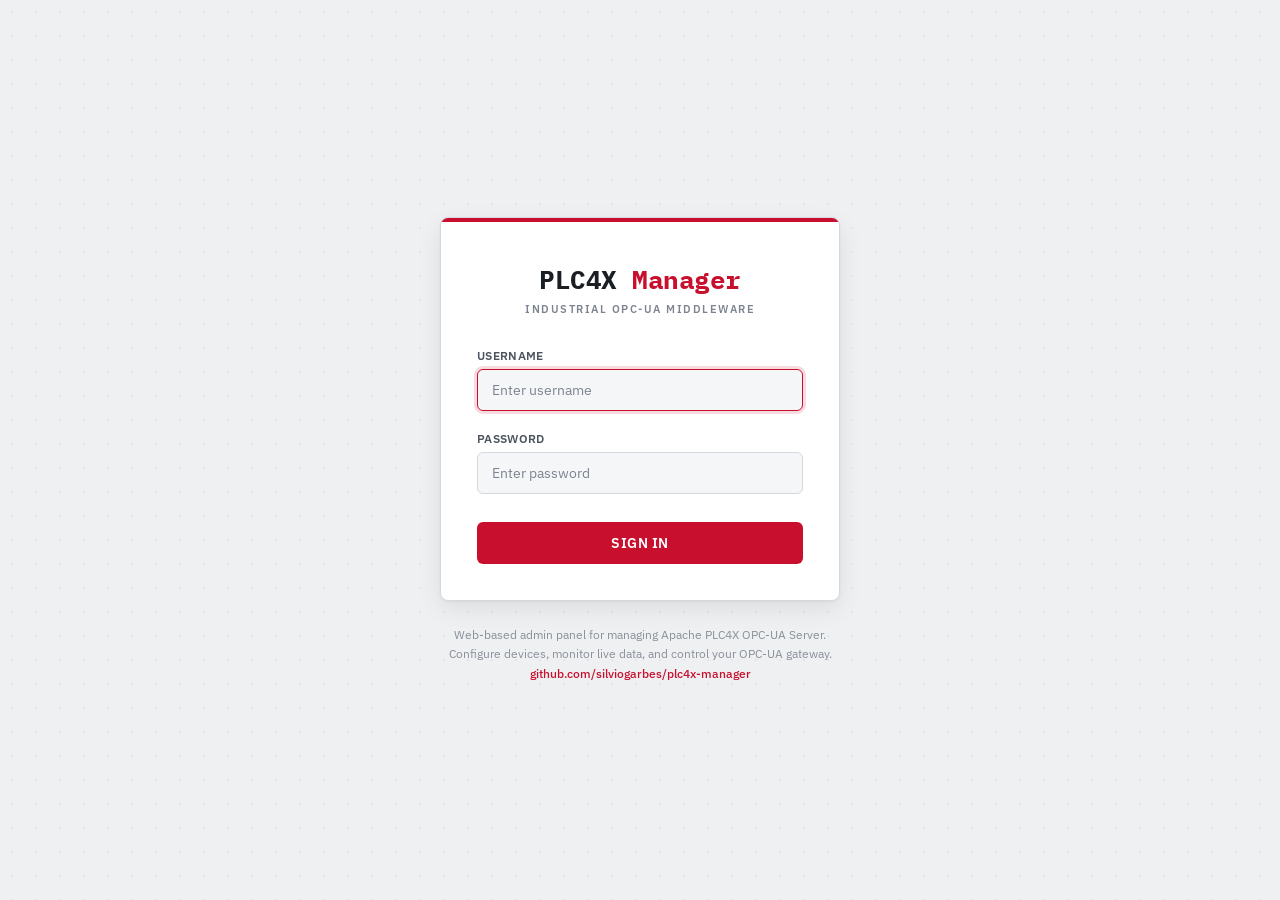
<file: admin/templates/login.html>
<!DOCTYPE html>
<html lang="en">
<head>
    <meta charset="UTF-8">
    <meta name="viewport" content="width=device-width, initial-scale=1.0">
    <title>PLC4X Manager - Login</title>
    <link rel="preconnect" href="https://fonts.googleapis.com">
    <link rel="preconnect" href="https://fonts.gstatic.com" crossorigin>
    <link href="https://fonts.googleapis.com/css2?family=IBM+Plex+Sans:wght@400;500;600;700&family=IBM+Plex+Mono:wght@500;700&display=swap" rel="stylesheet">
    <style>
        *, *::before, *::after {
            box-sizing: border-box;
            margin: 0;
            padding: 0;
        }

        body {
            display: flex;
            flex-direction: column;
            justify-content: center;
            align-items: center;
            min-height: 100vh;
            background: #eef0f2;
            font-family: 'IBM Plex Sans', sans-serif;
            color: #1b1f24;
            overflow: hidden;
        }

        /* Subtle dot pattern background */
        body::before {
            content: '';
            position: fixed;
            inset: 0;
            background-image: radial-gradient(circle, #d4d8de 1px, transparent 1px);
            background-size: 24px 24px;
            opacity: 0.5;
            pointer-events: none;
            z-index: 0;
        }

        .login-card {
            position: relative;
            z-index: 1;
            background: #ffffff;
            border: 1px solid #d4d8de;
            border-radius: 8px;
            padding: 44px 36px 36px;
            width: 100%;
            max-width: 400px;
            box-shadow:
                0 1px 3px rgba(0, 0, 0, 0.06),
                0 8px 24px rgba(0, 0, 0, 0.08);
            overflow: hidden;
        }

        .login-card::before {
            content: '';
            position: absolute;
            top: 0;
            left: 0;
            right: 0;
            height: 4px;
            background: #c8102e;
        }

        .login-header {
            text-align: center;
            margin-bottom: 32px;
        }

        .login-header h1 {
            font-family: 'IBM Plex Mono', monospace;
            font-size: 26px;
            font-weight: 700;
            color: #1b1f24;
            letter-spacing: -0.5px;
            margin-bottom: 6px;
        }

        .login-header h1 span {
            color: #c8102e;
        }

        .login-header .subtitle {
            font-size: 11px;
            font-weight: 600;
            color: #7c8490;
            letter-spacing: 1.5px;
            text-transform: uppercase;
        }

        .login-error {
            background: #fdeaed;
            color: #c8102e;
            border: 1px solid rgba(220, 53, 69, 0.25);
            padding: 12px 16px;
            border-radius: 8px;
            font-size: 13px;
            font-weight: 500;
            margin-bottom: 20px;
            display: none;
            text-align: center;
        }

        .form-group {
            margin-bottom: 20px;
        }

        .form-group label {
            display: block;
            font-size: 12px;
            font-weight: 600;
            color: #4d5560;
            margin-bottom: 6px;
            letter-spacing: 0.3px;
            text-transform: uppercase;
        }

        .form-group input {
            width: 100%;
            padding: 11px 14px;
            background: #f5f6f8;
            border: 1px solid #d4d8de;
            border-radius: 6px;
            color: #1b1f24;
            font-family: 'IBM Plex Sans', sans-serif;
            font-size: 14px;
            outline: none;
            transition: border-color 0.15s ease, box-shadow 0.15s ease;
        }

        .form-group input::placeholder {
            color: #7c8490;
        }

        .form-group input:focus {
            border-color: #c8102e;
            box-shadow: 0 0 0 3px rgba(200, 16, 46, 0.15);
        }

        .btn-signin {
            width: 100%;
            padding: 12px 24px;
            background: #c8102e;
            color: #ffffff;
            border: none;
            border-radius: 6px;
            font-family: 'IBM Plex Sans', sans-serif;
            font-size: 14px;
            font-weight: 600;
            cursor: pointer;
            transition: background 0.15s ease, box-shadow 0.15s ease, transform 0.1s ease;
            letter-spacing: 0.5px;
            text-transform: uppercase;
            margin-top: 8px;
        }

        .btn-signin:hover {
            background: #a50d24;
            box-shadow: 0 4px 16px rgba(200, 16, 46, 0.25);
        }

        .btn-signin:active {
            transform: scale(0.98);
        }

        .btn-signin:disabled {
            opacity: 0.6;
            cursor: not-allowed;
        }

        /* Spinning loader for submit button */
        .btn-signin .spinner {
            display: inline-block;
            width: 16px;
            height: 16px;
            border: 2px solid rgba(255, 255, 255, 0.3);
            border-top-color: #ffffff;
            border-radius: 50%;
            animation: spin 0.6s linear infinite;
            vertical-align: middle;
            margin-right: 8px;
        }

        @keyframes spin {
            to { transform: rotate(360deg); }
        }
    </style>
</head>
<body>
    <div class="login-card">
        <div class="login-header">
            <h1>PLC4X <span>Manager</span></h1>
            <p class="subtitle">Industrial OPC-UA Middleware</p>
        </div>

        <div class="login-error" id="loginError"></div>

        <form id="loginForm" onsubmit="doLogin(event)">
            <div class="form-group">
                <label for="loginUser">Username</label>
                <input type="text" id="loginUser" placeholder="Enter username" autocomplete="username" autofocus required>
            </div>
            <div class="form-group">
                <label for="loginPass">Password</label>
                <input type="password" id="loginPass" placeholder="Enter password" autocomplete="current-password" required>
            </div>
            <button type="submit" class="btn-signin" id="loginBtn">Sign In</button>
        </form>
    </div>

    <p style="position:relative;z-index:1;text-align:center;margin-top:24px;font-size:12px;color:#8a9099;max-width:420px;line-height:1.6">
        Web-based admin panel for managing Apache PLC4X OPC-UA Server.<br>
        Configure devices, monitor live data, and control your OPC-UA gateway.<br>
        <a href="https://github.com/silviogarbes/plc4x-manager" target="_blank" style="color:#c8102e;text-decoration:none;font-weight:500">github.com/silviogarbes/plc4x-manager</a>
    </p>

    <script>
        // If already authenticated, redirect to main page
        if (sessionStorage.getItem('jwt_token')) {
            window.location.href = '/';
        }

        async function doLogin(e) {
            e.preventDefault();

            const errEl = document.getElementById('loginError');
            const btn = document.getElementById('loginBtn');
            const username = document.getElementById('loginUser').value.trim();
            const password = document.getElementById('loginPass').value;

            // Hide previous errors
            errEl.style.display = 'none';

            // Disable button and show loading state
            btn.disabled = true;
            btn.innerHTML = '<span class="spinner"></span>Signing in...';

            try {
                const res = await fetch('/api/auth/login', {
                    method: 'POST',
                    headers: { 'Content-Type': 'application/json' },
                    body: JSON.stringify({ username, password })
                });

                let data;
                try {
                    data = await res.json();
                } catch {
                    data = {};
                }

                if (!res.ok) {
                    errEl.textContent = data.error || data.detail || 'Invalid username or password.';
                    errEl.style.display = 'block';
                    // If locked out, disable the button for the lockout period
                    if (data.locked && data.retryAfter) {
                        btn.disabled = true;
                        let secs = data.retryAfter;
                        const countdown = setInterval(() => {
                            secs--;
                            btn.textContent = `Locked (${secs}s)`;
                            if (secs <= 0) {
                                clearInterval(countdown);
                                btn.disabled = false;
                                btn.textContent = 'Sign In';
                                errEl.style.display = 'none';
                            }
                        }, 1000);
                    }
                    return;
                }

                // Store credentials and redirect
                sessionStorage.setItem('jwt_token', data.token);
                sessionStorage.setItem('jwt_user', data.username || username);
                sessionStorage.setItem('jwt_role', data.role || 'admin');
                if (data.plants) sessionStorage.setItem('jwt_plants', JSON.stringify(data.plants));
                else sessionStorage.removeItem('jwt_plants');
                window.location.href = '/';

            } catch (err) {
                errEl.textContent = 'Unable to reach the server. Please verify the service is running.';
                errEl.style.display = 'block';
            } finally {
                btn.disabled = false;
                btn.textContent = 'Sign In';
            }
        }
    </script>
</body>
</html>
</file>
